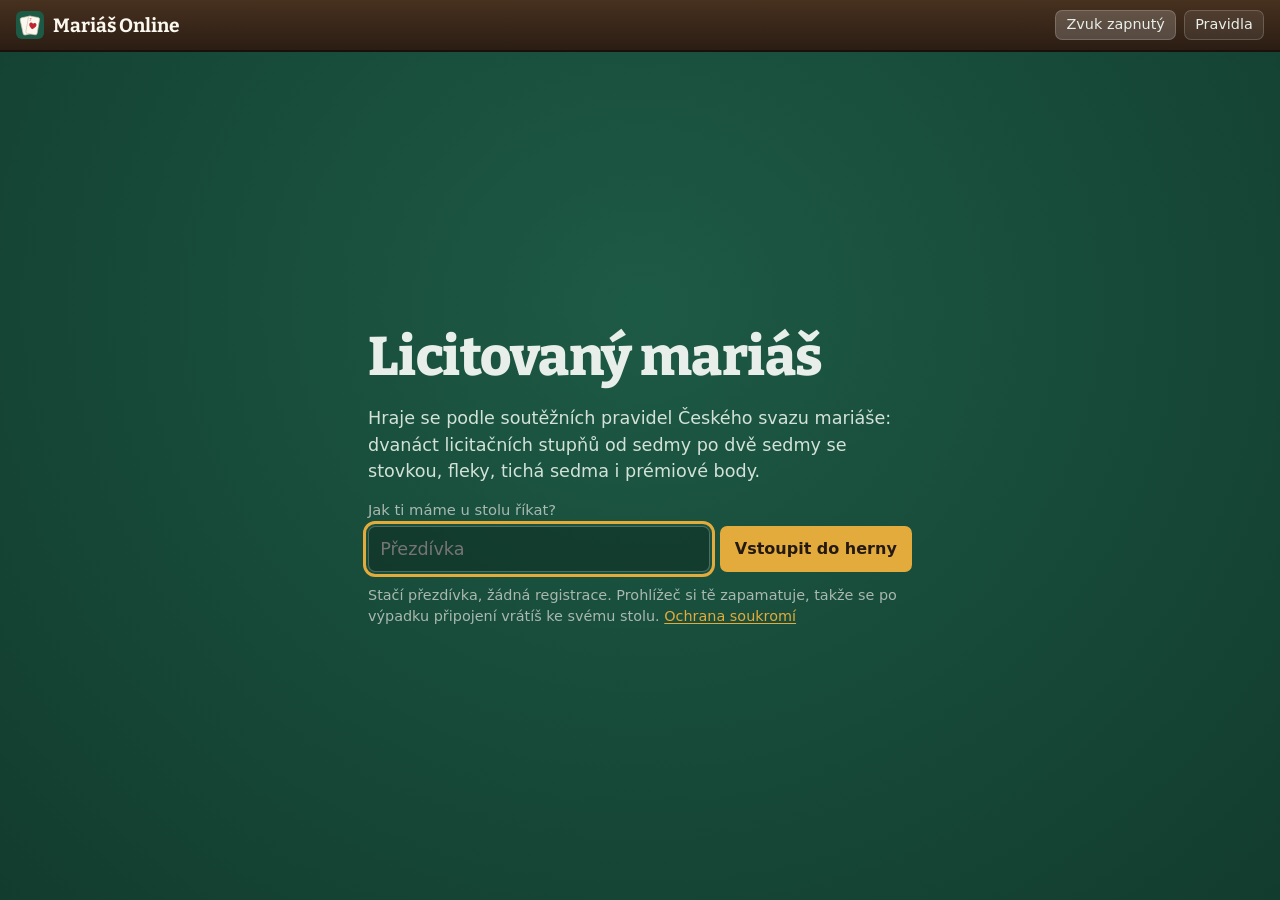
<file: marias/web/index.html>
<!doctype html>
<html lang="cs">
<head>
  <meta charset="utf-8">
  <meta name="viewport" content="width=device-width, initial-scale=1, viewport-fit=cover">
  <meta name="theme-color" content="#2b1d14">
  <meta name="description" content="Licitovaný mariáš online podle pravidel Českého svazu mariáše, s prémiovými body.">
  <title>Mariáš Online – licitovaný mariáš</title>
  <link rel="icon" href="img/icon.svg" type="image/svg+xml">
  <link rel="preload" href="fonts/bitter-latin-ext-wght-normal.woff2" as="font" type="font/woff2" crossorigin>
  <link rel="stylesheet" href="css/style.css">
  <script type="module" src="js/main.js"></script>
</head>
<body>
  <header class="bar">
    <a class="brand" href="./" aria-label="Mariáš Online – herna">
      <img src="img/icon.svg" alt="" width="28" height="28">
      <span>Mariáš Online</span>
    </a>
    <span id="conn" class="conn" role="status" aria-live="polite"></span>
    <nav class="bar-actions">
      <button id="btn-sound" class="ghost" type="button" aria-pressed="true">Zvuk zapnutý</button>
      <button id="btn-help" class="ghost" type="button">Pravidla</button>
      <button id="btn-name" class="ghost name" type="button" hidden></button>
    </nav>
  </header>

  <main id="main">
    <section id="view-login" class="view login" hidden>
      <div class="login-box">
        <h1>Licitovaný mariáš</h1>
        <p>Hraje se podle soutěžních pravidel Českého svazu mariáše: dvanáct licitačních stupňů od sedmy
          po dvě sedmy se stovkou, fleky, tichá sedma i prémiové body.</p>
        <form id="login-form" autocomplete="off">
          <label for="login-name">Jak ti máme u stolu říkat?</label>
          <div class="row">
            <input id="login-name" name="name" type="text" minlength="2" maxlength="20" required
                   placeholder="Přezdívka" autocomplete="nickname">
            <button class="primary" type="submit">Vstoupit do herny</button>
          </div>
          <p class="hint">Stačí přezdívka, žádná registrace. Prohlížeč si tě zapamatuje, takže se po výpadku
            připojení vrátíš ke svému stolu.
            <button type="button" class="link" data-privacy>Ochrana soukromí</button></p>
        </form>
      </div>
    </section>

    <section id="view-lobby" class="view lobby" hidden>
      <div class="lobby-main">
        <div class="lobby-head">
          <h1>Herna</h1>
          <span id="lobby-online" class="muted"></span>
        </div>
        <div id="lobby-tables" class="tables"></div>
      </div>
      <aside class="lobby-side">
        <h2>Založit stůl</h2>
        <form id="create-form" autocomplete="off">
          <label for="create-name">Název stolu</label>
          <input id="create-name" name="name" type="text" maxlength="30" placeholder="Třeba U Petra">
          <label for="create-seats">Počet hráčů</label>
          <select id="create-seats" name="seats">
            <option value="3">3 hráči</option>
            <option value="4">4 hráči – rozdávající pauzíruje</option>
          </select>
          <label for="create-stake">Základ hry</label>
          <select id="create-stake" name="stake">
            <option value="10">desetník (0,10 Kč)</option>
            <option value="20" selected>dvacetník (0,20 Kč) – soutěžní</option>
            <option value="50">padesátník (0,50 Kč)</option>
            <option value="100">koruna (1 Kč)</option>
          </select>
          <label for="create-timer">Čas na tah</label>
          <select id="create-timer" name="turn_seconds">
            <option value="30">30 sekund</option>
            <option value="60" selected>60 sekund</option>
            <option value="120">2 minuty</option>
            <option value="0">bez limitu</option>
          </select>
          <label for="create-dealing">Rozdávání</label>
          <select id="create-dealing" name="dealing">
            <option value="cut" selected>jen snímat (soutěžně, karty se nemíchají)</option>
            <option value="shuffle">míchat před každou hrou</option>
          </select>
          <label class="check"><input id="create-private" name="private" type="checkbox">
            Soukromý stůl – jen přes odkaz</label>
          <button class="primary" type="submit">Založit stůl a přisednout</button>
        </form>
        <p class="side-foot"><button type="button" class="link" data-privacy>Ochrana soukromí</button></p>
      </aside>
    </section>

    <section id="view-table" class="view table-view" hidden></section>
  </main>

  <dialog id="dlg-name" class="dialog small">
    <form id="name-form" method="dialog">
      <h2>Změnit přezdívku</h2>
      <input id="name-input" type="text" minlength="2" maxlength="20" required aria-label="Přezdívka">
      <div class="dialog-actions">
        <button type="button" class="ghost" data-close>Zrušit</button>
        <button type="submit" class="primary">Uložit přezdívku</button>
      </div>
    </form>
  </dialog>

  <dialog id="dlg-replaced" class="dialog small">
    <h2>Hraješ v jiném okně</h2>
    <p>Mariáš je pod tvou přezdívkou otevřený jinde. Hrát lze vždy jen v jednom okně.</p>
    <div class="dialog-actions">
      <button id="btn-takeover" type="button" class="primary">Hrát v tomto okně</button>
    </div>
  </dialog>

  <dialog id="dlg-help" class="dialog help">
    <div class="help-head">
      <h2>Pravidla licitovaného mariáše</h2>
      <button type="button" class="ghost" data-close>Zavřít pravidla</button>
    </div>
    <div class="help-body">
      <p>Hraje se podle Obecných pravidel hry mariáš a soutěžních pravidel licitovaného mariáše Českého
        svazu mariáše (2014). Tady je to nejdůležitější.</p>

      <h3>Karty a body</h3>
      <p>32 karet ve čtyřech barvách: červené, zelené, kule a žaludy. Při hrách s trumfy je pořadí
        7, 8, 9, spodek, svršek, král, desítka, eso. Při betlu a durchu platí přirozené pořadí
        7, 8, 9, 10, spodek, svršek, král, eso. Každé eso a každá desítka je za 10 bodů, poslední štych
        také za 10. Hláška – svršek a král stejné barvy v jedné ruce – je za 20, v trumfech za 40. Hlásí
        se zahráním první karty z dvojice.</p>

      <h3>Rozdání a licitace</h3>
      <p>Rozdává se 5-5-5, dvě karty do talonu a znovu 5-5-5. Licitaci zahajuje zadák proti forhontovi:
        nabízí stupně žebříčku a forhont odpovídá „mám“, nebo pasuje. Kdo má přednost, nabídku jen drží;
        kdo ji nemá, musí nabídnout víc. Po odstoupení jednoho z dvojice nastupuje prostřední hráč na jeho
        místo. Pokud nikdo nelicituje, hraje forhont nejméně sedmu.</p>
      <ol class="ladder">
        <li>Sedma</li><li>Sedma červená</li><li>Sto</li><li>Sto a sedma</li>
        <li>Sto červených</li><li>Sto a sedma červených</li><li>Betl</li><li>Durch</li>
        <li>Dvě sedmy</li><li>Dvě sedmy a sto</li><li>Dvě sedmy, červená trumf</li>
        <li>Dvě sedmy, červená trumf, a sto</li>
      </ol>
      <p>Vítěz licitace vezme talon, dvě karty odloží a ohlásí vylicitovaný nebo jakýkoli vyšší závazek.
        Esa a desítky smí do talonu jen při betlu a durchu, hlášená sedma nikdy. Kdo vylicitoval jen
        obyčejnou sedmu a nechce hrát, může karty složit (omyl) a zaplatí každému 1,20 Kč. Sedmu nelze
        hlásit bez trumfové sedmy v ruce.</p>

      <h3>Závazky</h3>
      <ul>
        <li><b>Sedma</b> je hra a sedma: získat víc bodů než obrana a vzít poslední štych trumfovou
          sedmou. Obě části se flekují i platí zvlášť.</li>
        <li><b>Sto</b>: uhrát aspoň 100 bodů, do stovky se počítá jen jedna hláška.</li>
        <li><b>Betl</b>: nevzít žádný štych. <b>Durch</b>: vzít všechny. Bez trumfů, vynáší aktér.</li>
        <li><b>Dvě sedmy</b>: aktér určí trumfy a pomocnou barvu. Předposlední štych musí vzít pomocnou
          sedmou a poslední trumfovou.</li>
      </ul>

      <h3>Sehrávka</h3>
      <p>Vynáší forhont, při betlu a durchu aktér. Musíš přiznat barvu a přebít, pokud můžeš. Nemáš-li
        barvu, musíš hrát trumf, a je-li už ve štychu trumf, tak vyšší. Je-li barva už přebita trumfem,
        stačí ji přiznat. Hlášenou sedmu smíš zahrát až jako poslední kartu její barvy.</p>

      <h3>Fleky</h3>
      <p>Obrana může dát flek, aktér re, obrana tutti a aktér boty. Každý stupeň sazbu zdvojnásobí. Nejdřív
        se ptá první obránce, pak druhý (ten může fleknout to, co první nechal, a vynechá se, když už je
        fleknuto všechno), nakonec aktér. Flek jednoho obránce platí za celou obranu. Zvyšovat lze jen tu
        část závazku, kterou soupeř právě fleknul. Sedma se sehrává jen s flekem na sedmu nebo s re na hru;
        jinak se rovnou vyplatí.</p>

      <h3>Sazby (základ 0,20 Kč)</h3>
      <table class="rates">
        <tr><th>Hra</th><td>0,20</td><th>Betl</th><td>3,00</td></tr>
        <tr><th>Sedma</th><td>0,40</td><th>Durch</th><td>6,00</td></tr>
        <tr><th>Sto</th><td>0,80</td><th>Dvě sedmy</th><td>8,00</td></tr>
        <tr><th>Tichá sedma</th><td>0,20</td><th>Limit</th><td>100,00</td></tr>
      </table>
      <p>Červené trumfy platí dvojnásob. Za každých 10 bodů nad sto se sto platí ještě jednou; neuhrané
        sto se platí za každých chybějících 10 bodů a za hlášky obrany. Tiché sto zdvojnásobí hru a každých
        dalších 10 bodů ji přidá znovu. Tichá sedma se při stovce platí tomu, kdo vezme poslední štych
        trumfovou sedmou; zabitou platí ten, komu patřila. U stolu pro čtyři platí pauzírující jako obránce.</p>

      <h3>Prémiové body</h3>
      <p>Za hlášené a vyhrané těžké hry a za úspěšné fleky na betl a durch se připisují prémiové body
        podle bodovací tabulky ČSM 2014. Rozhoduje počet trumfů (včetně karet odložených do talonu) a to,
        zda měl aktér výnos. Odložením karet do talonu lze o prémiové body přijít, ale nelze je získat. Červené trumfy body zdvojnásobí. U betlu a durchu program „chytající“ karty
        a „ložené“ barvy posuzuje podle pevného vzorce, popsaného v dokumentaci.</p>

      <h3>Ložená hra</h3>
      <p>Betl, který aktér nemůže prohrát (obrana nemá v žádné barvě kartu nižší než on), a durch, ve kterém
        má aktér všechny barvy ložené a je na výnosu, se ukončí hned, jakmile to platí. Sedma a sto se
        položí, když je aktér na výnosu a jistě vezme všechny zbývající štychy; připíšou se mu. Dvě sedmy
        prohrává aktér bez sehrávky, když obrana dá na dvě sedmy flek a některý obránce má aspoň tolik
        pomocných jako aktér, nebo když aktér nemá obě sedmy.</p>
      <p><button type="button" class="link" data-privacy>Ochrana soukromí</button></p>
    </div>
  </dialog>

  <dialog id="dlg-privacy" class="dialog help">
    <div class="help-head">
      <h2>Ochrana soukromí</h2>
      <button type="button" class="ghost" data-close>Zavřít</button>
    </div>
    <div class="help-body">
      <p>Mariáš Online zpracovává jen to, bez čeho hra nemůže fungovat. Nemá registraci, nepoužívá cookies,
        analytické ani reklamní nástroje a nenačítá nic z cizích serverů.</p>

      <h3>Kdo údaje zpracovává</h3>
      <p>Správcem je <span id="privacy-operator">provozovatel tohoto serveru</span>.
        <span id="privacy-contact-line" hidden>Kontakt: <span id="privacy-contact"></span>.</span></p>

      <h3>Jaké údaje a proč</h3>
      <ul>
        <li><b>Přezdívka</b>, kterou si zvolíš. Vidí ji ostatní hráči v herně a u stolu.</li>
        <li><b>Náhodný identifikátor hosta</b>. Prohlížeč si ho uloží (v úložišti localStorage), aby tě po
          výpadku spojení vrátil ke tvému stolu. Server drží jen jeho otisk, ne samotný identifikátor.</li>
        <li><b>Průběh her, lístek a zprávy v chatu</b> u stolu. Vidí je hráči a diváci u téhož stolu.</li>
        <li><b>IP adresa</b> slouží jen k omezení počtu spojení a k ochraně před zneužitím. Aplikace ji
          nikam neukládá. Reverzní proxy serveru ji může zapisovat do provozních záznamů.</li>
        <li>V prohlížeči se dále ukládá, zda máš zapnutý zvuk a automatické hlášky.</li>
      </ul>
      <p>Právním základem je poskytnutí hry, o kterou sis řekl (čl. 6 odst. 1 písm. b GDPR), a oprávněný
        zájem na bezpečném provozu služby (čl. 6 odst. 1 písm. f GDPR).</p>

      <h3>Jak dlouho</h3>
      <p>Všechno se drží jen v operační paměti serveru, žádná databáze neexistuje. Stůl i jeho chat
        zmizí, když se stůl zavře nebo se server restartuje. Identita hosta zanikne po
        <span id="privacy-hours">24</span> hodinách bez připojení. Údaje v prohlížeči smažeš vymazáním dat
        tohoto webu.</p>

      <h3>Tvoje práva</h3>
      <p>Máš právo na přístup k údajům, jejich opravu, výmaz, omezení zpracování a právo vznést námitku.
        Můžeš se obrátit na správce, nebo podat stížnost u Úřadu pro ochranu osobních údajů
        (www.uoou.gov.cz).</p>
    </div>
  </dialog>

  <div id="toasts" class="toasts" role="status" aria-live="polite"></div>
  <noscript><p class="noscript">Mariáš Online potřebuje zapnutý JavaScript.</p></noscript>
</body>
</html>
</file>
<file: marias/web/css/style.css>
/* Mariáš Online
   A pub table: dark wood around a green cloth, ivory cards, and a slate
   board for the score sheet.  One display face (Bitter), system text. */

@font-face {
  font-family: "Bitter";
  font-style: normal;
  font-weight: 400 800;
  font-display: swap;
  src: url("../fonts/bitter-latin-ext-wght-normal.woff2") format("woff2");
  unicode-range: U+0100-02BA, U+02BD-02C5, U+02C7-02CC, U+02CE-02D7, U+02DD-02FF, U+0304, U+0308,
    U+0329, U+1D00-1DBF, U+1E00-1E9F, U+1EF2-1EFF, U+2020, U+20A0-20AB, U+20AD-20C0, U+2113,
    U+2C60-2C7F, U+A720-A7FF;
}

@font-face {
  font-family: "Bitter";
  font-style: normal;
  font-weight: 400 800;
  font-display: swap;
  src: url("../fonts/bitter-latin-wght-normal.woff2") format("woff2");
  unicode-range: U+0000-00FF, U+0131, U+0152-0153, U+02BB-02BC, U+02C6, U+02DA, U+02DC, U+0304,
    U+0308, U+0329, U+2000-206F, U+20AC, U+2122, U+2191, U+2193, U+2212, U+2215, U+FEFF, U+FFFD;
}

:root {
  --wood: #2b1d14;
  --wood-light: #47311f;
  --cloth: #1d5a45;
  --cloth-deep: #123c2e;
  --slate: #1e2a27;
  --slate-line: #34453f;
  --chalk: #e8eee9;
  --chalk-dim: #a9b8b0;
  --ivory: #fbf8ef;
  --ink: #241a12;
  --brass: #e3ab3c;
  --brass-deep: #b98319;
  --red: #c0262d;
  --ok: #7fd3a0;
  --display: "Bitter", "Rockwell", "Roboto Slab", Georgia, serif;
  --text: system-ui, -apple-system, "Segoe UI", Roboto, "Helvetica Neue", Arial, sans-serif;
  --bar-h: 3.25rem;
  --card-w: clamp(3.1rem, 7.4vw, 5.6rem);
  color-scheme: dark;
}

* {
  box-sizing: border-box;
}

html,
body {
  height: 100%;
}

body {
  margin: 0;
  font: 1rem/1.5 var(--text);
  color: var(--chalk);
  background: var(--wood);
  -webkit-text-size-adjust: 100%;
}

[hidden] {
  display: none !important;
}

h1,
h2,
h3,
h4 {
  font-family: var(--display);
  font-weight: 700;
  line-height: 1.2;
  margin: 0;
}

p {
  margin: 0;
}

button,
input,
select {
  font: inherit;
  color: inherit;
}

button {
  cursor: pointer;
  border: 0;
  border-radius: 0.45rem;
  padding: 0.55rem 0.95rem;
  background: none;
  line-height: 1.2;
}

button:disabled {
  cursor: not-allowed;
  opacity: 0.45;
}

:focus-visible {
  outline: 3px solid var(--brass);
  outline-offset: 2px;
}

.primary {
  background: var(--brass);
  color: var(--ink);
  font-weight: 650;
}

.primary:hover:not(:disabled) {
  background: #f0bd55;
}

.ghost {
  background: rgb(255 255 255 / 0.08);
  box-shadow: inset 0 0 0 1px rgb(255 255 255 / 0.18);
}

.ghost:hover:not(:disabled),
.ghost[aria-pressed="true"] {
  background: rgb(255 255 255 / 0.18);
}

.danger {
  background: var(--red);
  color: #fff;
  font-weight: 650;
}

.danger:hover {
  background: #d6353c;
}

.tiny {
  padding: 0.25rem 0.5rem;
  font-size: 0.8rem;
}

.muted {
  color: var(--chalk-dim);
}

input[type="text"],
select {
  width: 100%;
  padding: 0.55rem 0.7rem;
  border-radius: 0.45rem;
  border: 1px solid rgb(255 255 255 / 0.25);
  background: rgb(0 0 0 / 0.25);
}

label {
  display: block;
  margin: 0.9rem 0 0.3rem;
  font-size: 0.92rem;
  color: var(--chalk-dim);
}

label.check {
  display: flex;
  align-items: center;
  gap: 0.5rem;
  color: var(--chalk);
}

/* ------------------------------------------------------------------ top bar */

.bar {
  height: var(--bar-h);
  display: flex;
  align-items: center;
  gap: 1rem;
  padding: 0 1rem;
  background: linear-gradient(var(--wood-light), var(--wood));
  border-bottom: 2px solid #1a110b;
}

.brand {
  display: flex;
  align-items: center;
  gap: 0.55rem;
  font: 700 1.2rem var(--display);
  color: var(--ivory);
  text-decoration: none;
}

.conn {
  font-size: 0.9rem;
  color: var(--brass);
}

.bar-actions {
  margin-left: auto;
  display: flex;
  gap: 0.5rem;
}

.bar-actions button {
  padding: 0.4rem 0.7rem;
  font-size: 0.9rem;
}

.bar-actions .name {
  font-weight: 650;
  max-width: 12rem;
  overflow: hidden;
  text-overflow: ellipsis;
  white-space: nowrap;
}

main {
  height: calc(100dvh - var(--bar-h));
}

.view {
  height: 100%;
}

/* -------------------------------------------------------------------- login */

.login {
  display: grid;
  place-items: center;
  padding: 1.5rem;
  background: radial-gradient(ellipse at 50% 30%, var(--cloth), var(--cloth-deep));
}

.login-box {
  max-width: 34rem;
}

.login-box h1 {
  font-size: clamp(2.2rem, 6vw, 3.4rem);
  font-weight: 800;
  letter-spacing: -0.01em;
}

.login-box > p {
  margin: 1rem 0 0.5rem;
  font-size: 1.1rem;
  color: #d3e2d9;
}

.row {
  display: flex;
  gap: 0.6rem;
  flex-wrap: wrap;
}

.row input {
  flex: 1 1 12rem;
  font-size: 1.1rem;
}

.hint {
  margin-top: 0.8rem;
  font-size: 0.9rem;
  color: var(--chalk-dim);
}

/* -------------------------------------------------------------------- lobby */

.lobby {
  display: grid;
  grid-template-columns: minmax(0, 1fr) 22rem;
  background: radial-gradient(ellipse at 40% 20%, var(--cloth), var(--cloth-deep));
  overflow: auto;
}

.lobby-main {
  padding: 1.5rem clamp(1rem, 4vw, 3rem);
}

.lobby-head {
  display: flex;
  align-items: baseline;
  gap: 1rem;
  margin-bottom: 1rem;
}

.lobby-head h1 {
  font-size: 2.2rem;
  font-weight: 800;
}

.tables {
  display: grid;
  gap: 0.6rem;
}

.empty {
  max-width: 36rem;
  font-size: 1.05rem;
  color: #d3e2d9;
}

.table-card {
  display: grid;
  grid-template-columns: minmax(10rem, 1.4fr) minmax(0, 1.6fr) auto;
  align-items: center;
  gap: 1rem;
  padding: 0.8rem 1rem;
  background: rgb(0 0 0 / 0.22);
  border-left: 4px solid var(--brass);
  border-radius: 0.3rem 0.6rem 0.6rem 0.3rem;
}

.table-card h3 {
  font-size: 1.15rem;
}

.table-card-facts {
  display: flex;
  gap: 1.4rem;
  margin: 0;
}

.table-card-facts dt {
  font-size: 0.78rem;
  color: var(--chalk-dim);
}

.table-card-facts dd {
  margin: 0;
  font-weight: 600;
}

.table-card-actions {
  display: flex;
  align-items: center;
  gap: 0.5rem;
  flex-wrap: wrap;
  justify-content: flex-end;
}

.lobby-side {
  background: var(--slate);
  border-left: 1px solid var(--slate-line);
  padding: 1.5rem 1.25rem;
  overflow: auto;
}

.lobby-side h2 {
  font-size: 1.35rem;
}

.lobby-side .primary {
  margin-top: 1.2rem;
  width: 100%;
}

.lobby-side .check {
  margin-top: 1rem;
}

/* -------------------------------------------------------------------- table */

.table-view {
  display: grid;
  grid-template-columns: minmax(0, 1fr) 21rem;
}

.felt {
  position: relative;
  display: grid;
  grid-template-rows: max-content max-content minmax(9rem, 1fr) max-content max-content;
  min-height: 0;
  overflow: hidden auto;
  background:
    radial-gradient(ellipse at 50% 42%, rgb(255 255 255 / 0.07), transparent 60%),
    linear-gradient(var(--cloth), var(--cloth-deep));
  box-shadow: inset 0 0 0 6px #173f31, inset 0 0 60px rgb(0 0 0 / 0.35);
}

.table-top {
  display: flex;
  align-items: center;
  justify-content: space-between;
  gap: 1rem;
  padding: 0.6rem 1rem 0.2rem;
}

.table-title h1 {
  font-size: 1.15rem;
}

.table-title p {
  font-size: 0.85rem;
  color: #c4d6cc;
}

.table-top-actions {
  display: flex;
  gap: 0.4rem;
  flex-wrap: wrap;
  justify-content: flex-end;
}

.table-top-actions button {
  padding: 0.35rem 0.65rem;
  font-size: 0.85rem;
}

.side-toggle,
.side-close {
  display: none;
}

.opponents {
  display: flex;
  justify-content: space-between;
  align-items: flex-start;
  gap: 1rem;
  padding: 0.4rem 1rem;
}

.opponents[data-count="3"] .plate.top {
  margin-top: -0.2rem;
}

.plate {
  position: relative;
  min-width: 9.5rem;
  max-width: 15rem;
  padding: 0.5rem 0.75rem;
  border-radius: 0.6rem;
  background: rgb(8 28 21 / 0.62);
  box-shadow: inset 0 0 0 1px rgb(255 255 255 / 0.1);
}

.plate.turn {
  box-shadow: inset 0 0 0 2px var(--brass), 0 0 0 4px rgb(227 171 60 / 0.2);
}

.plate.offline {
  opacity: 0.7;
}

.plate.empty {
  display: grid;
  gap: 0.4rem;
  border: 1px dashed rgb(255 255 255 / 0.3);
  background: rgb(0 0 0 / 0.12);
  box-shadow: none;
}

.plate-name {
  font: 700 1.02rem var(--display);
  overflow: hidden;
  text-overflow: ellipsis;
  white-space: nowrap;
}

.plate-name .you {
  font: 400 0.85rem var(--text);
  color: var(--chalk-dim);
}

.plate-meta {
  font-size: 0.9rem;
  font-variant-numeric: tabular-nums;
}

.plate-cards {
  display: flex;
  align-items: center;
  gap: 0.4rem;
  margin-top: 0.2rem;
  font-size: 0.85rem;
}

.badges {
  display: flex;
  flex-wrap: wrap;
  gap: 0.25rem;
  margin: 0.15rem 0;
}

.badge {
  padding: 0.05rem 0.4rem;
  border-radius: 0.3rem;
  font-size: 0.74rem;
  background: rgb(255 255 255 / 0.14);
}

.badge.declarer {
  background: var(--brass);
  color: var(--ink);
  font-weight: 650;
}

.badge.warn {
  background: #6d2a2e;
}

.badge.ok {
  background: #1f6b4a;
}

.timer {
  height: 4px;
  margin-top: 0.4rem;
  border-radius: 2px;
  background: rgb(255 255 255 / 0.15);
  overflow: hidden;
}

.timer > i {
  display: block;
  height: 100%;
  width: 100%;
  background: var(--brass);
  transition: width 0.25s linear;
}

.bubble {
  position: absolute;
  z-index: 3;
  left: 0.5rem;
  top: calc(100% + 0.45rem);
  max-width: 16rem;
  padding: 0.35rem 0.65rem;
  border-radius: 0.2rem 0.7rem 0.7rem 0.7rem;
  background: var(--ivory);
  color: var(--ink);
  font-weight: 650;
  box-shadow: 0 4px 14px rgb(0 0 0 / 0.35);
}

.plate.right .bubble {
  left: auto;
  right: 0.5rem;
  border-radius: 0.7rem 0.2rem 0.7rem 0.7rem;
}

.plate.bottom .bubble {
  top: auto;
  bottom: calc(100% + 0.45rem);
  border-radius: 0.7rem 0.7rem 0.7rem 0.2rem;
}

.centre {
  display: grid;
  grid-template-rows: auto 1fr;
  min-height: 0;
  overflow: auto;
}

.centre.has-overlay {
  grid-template-rows: auto auto;
  align-content: center;
}

.centre.has-overlay .trick {
  display: none;
}

.contract {
  display: flex;
  flex-wrap: wrap;
  justify-content: center;
  align-items: center;
  gap: 0.3rem 0.9rem;
  padding: 0.3rem 1rem;
  min-height: 2rem;
  font-size: 0.95rem;
}

.contract strong {
  font: 700 1.15rem var(--display);
}

.flek-chip {
  padding: 0.05rem 0.45rem;
  border-radius: 0.3rem;
  background: var(--red);
  font-weight: 650;
}

.suit {
  display: inline-flex;
  align-items: center;
  gap: 0.25rem;
  padding: 0.05rem 0.45rem 0.05rem 0.3rem;
  border-radius: 0.3rem;
  background: var(--ivory);
  color: var(--ink);
  font-weight: 650;
  vertical-align: middle;
}

.suit svg {
  width: 1.05em;
  height: 1.05em;
}

.trick {
  position: relative;
  min-height: calc(var(--card-w) * 2.1);
}

.trick.past {
  background: rgb(0 0 0 / 0.28);
}

.slot {
  position: absolute;
  left: 50%;
  top: 50%;
  width: var(--card-w);
  transform: translate(-50%, -50%);
}

.slot.left {
  transform: translate(-135%, -60%) rotate(-7deg);
}

.slot.right {
  transform: translate(35%, -60%) rotate(7deg);
}

.slot.top {
  transform: translate(-50%, -95%);
}

.slot.bottom {
  transform: translate(-50%, -22%);
  z-index: 1;
}

.slot.winner .card {
  box-shadow: 0 0 0 3px var(--brass), 0 6px 18px rgb(0 0 0 / 0.45);
}

.trick-note {
  position: absolute;
  inset: auto 0 0.3rem;
  text-align: center;
  font-size: 0.9rem;
}

.card {
  display: block;
  width: var(--card-w);
  aspect-ratio: 2 / 3;
  padding: 0;
  border: 0;
  border-radius: calc(var(--card-w) * 0.085);
  background: none;
  font-family: var(--display);
  box-shadow: 0 3px 8px rgb(0 0 0 / 0.35);
  flex: none;
}

.card svg {
  display: block;
  width: 100%;
  height: 100%;
}

.card.small {
  width: 2.15rem;
  border-radius: 0.2rem;
  box-shadow: 0 1px 3px rgb(0 0 0 / 0.4);
}

span.card.small {
  display: inline-block;
  vertical-align: middle;
}

/* -------------------------------------------------------------- hand, actions */

.actions {
  display: grid;
  justify-items: center;
  gap: 0.5rem;
  padding: 0.5rem 1rem;
  min-height: 3.2rem;
  text-align: center;
}

.actions:empty {
  min-height: 0;
  padding: 0;
}

.actions p {
  max-width: 46rem;
}

.actions .your-turn {
  font: 700 1.1rem var(--display);
  color: var(--brass);
}

.buttons {
  display: flex;
  flex-wrap: wrap;
  align-items: center;
  justify-content: center;
  gap: 0.5rem;
}

.actions > * {
  max-width: 100%;
}

.buttons.wrap {
  flex-wrap: wrap;
}

.picker {
  display: flex;
  align-items: center;
  gap: 0.6rem;
  flex-wrap: wrap;
  justify-content: center;
}

.picker-label {
  min-width: 4.5rem;
  text-align: right;
  font-size: 0.9rem;
  color: #c4d6cc;
}

.choice {
  padding: 0.35rem 0.7rem;
  background: rgb(0 0 0 / 0.28);
  box-shadow: inset 0 0 0 1px rgb(255 255 255 / 0.2);
}

.choice[aria-pressed="true"] {
  background: var(--brass);
  color: var(--ink);
  font-weight: 650;
  box-shadow: none;
}

.choice .suit {
  background: none;
  color: inherit;
  padding: 0;
}

.choice:not([aria-pressed="true"]) .suit svg {
  background: var(--ivory);
  border-radius: 50%;
  padding: 1px;
}

.bid-select {
  width: auto;
  min-width: 14rem;
  max-width: 100%;
  padding: 0.5rem 0.6rem;
  font-weight: 600;
}

.bid-select option:disabled {
  color: #7d8a84;
}

.link {
  padding: 0;
  border-radius: 0.2rem;
  color: var(--brass);
  text-decoration: underline;
  text-underline-offset: 0.15em;
}

.side-foot {
  margin-top: 1.5rem;
  font-size: 0.9rem;
}

.problem {
  color: #ffd98a;
  font-size: 0.92rem;
}

.me {
  display: grid;
  grid-template-columns: auto minmax(0, 1fr);
  align-items: end;
  gap: 0.8rem;
  padding: 0.3rem 1rem 0.9rem;
}

.hand {
  display: flex;
  justify-content: center;
  align-items: flex-end;
  min-height: calc(var(--card-w) * 1.6);
  padding: 0.9rem calc(var(--card-w) * 0.2) 0 calc(var(--card-w) * 0.55);
}

.hand:empty {
  min-height: 0;
  padding: 0;
}

.hand .card {
  /* Every card is positioned, so they always paint in hand order: a raised card never
     covers the tap strip of its right-hand neighbour. */
  position: relative;
  margin-left: calc(var(--card-w) * -0.36);
  transition: transform 0.12s ease;
}

.hand .card.illegal {
  filter: brightness(0.62) saturate(0.7);
}

.hand .card.legal:focus-visible {
  transform: translateY(-0.6rem);
}

@media (hover: hover) {
  .hand .card.legal:hover {
    transform: translateY(-0.6rem);
  }
}

.hand .card.selected {
  transform: translateY(-1.1rem);
  box-shadow: 0 0 0 3px var(--brass), 0 8px 16px rgb(0 0 0 / 0.4);
}

.hand .card.from-talon:not(.selected) {
  box-shadow: 0 0 0 2px #9fd4ff, 0 3px 8px rgb(0 0 0 / 0.35);
}

.hand .card:disabled {
  opacity: 1;
  cursor: default;
}

/* ------------------------------------------------------------------ overlay */

.overlay {
  margin: 0.4rem auto 0.8rem;
  width: min(46rem, calc(100% - 2rem));
  display: grid;
  gap: 0.8rem;
  padding: 1.1rem 1.3rem;
  border-radius: 0.7rem;
  background: var(--slate);
  box-shadow: 0 10px 40px rgb(0 0 0 / 0.5), inset 0 0 0 1px var(--slate-line);
}

.overlay h2 {
  font-size: 1.4rem;
}

.overlay .buttons {
  justify-content: flex-start;
}

.verdict {
  font-size: 1.05rem;
  font-weight: 650;
}

.verdict.won {
  color: var(--ok);
}

.verdict.lost {
  color: #ff9d9d;
}

.result {
  display: grid;
  gap: 0.7rem;
}

table {
  width: 100%;
  border-collapse: collapse;
  font-size: 0.92rem;
  font-variant-numeric: tabular-nums;
}

th,
td {
  padding: 0.3rem 0.5rem;
  text-align: left;
  border-bottom: 1px solid var(--slate-line);
  font-weight: 400;
}

thead th {
  font-size: 0.8rem;
  color: var(--chalk-dim);
}

tbody th {
  font-weight: 650;
}

.num {
  text-align: right;
  white-space: nowrap;
}

.parts tr.won .outcome {
  color: var(--ok);
}

.parts tr.lost .outcome {
  color: #ff9d9d;
}

.parts th,
.parts td {
  vertical-align: top;
}

.part-note {
  display: block;
  font-size: 0.8rem;
  font-weight: 400;
  color: var(--chalk-dim);
}

.sr-only {
  position: absolute;
  width: 1px;
  height: 1px;
  overflow: hidden;
  clip-path: inset(50%);
  white-space: nowrap;
}

.notes {
  font-size: 0.92rem;
  color: var(--chalk-dim);
}

.pb h3 {
  font-size: 1rem;
}

.pb ul {
  margin: 0.3rem 0 0;
  padding-left: 1.1rem;
  font-size: 0.92rem;
}

.reveal {
  display: grid;
  gap: 0.6rem;
}

.reveal h4 {
  font-size: 0.95rem;
  margin-bottom: 0.2rem;
}

.mini-row {
  display: flex;
  flex-wrap: wrap;
  align-items: center;
  gap: 0.2rem;
}

.tricks {
  margin: 0;
  padding: 0;
  list-style: none;
  display: grid;
  grid-template-columns: repeat(auto-fill, minmax(13.5rem, 1fr));
  gap: 0.3rem 1rem;
  font-size: 0.85rem;
}

.tricks li {
  display: flex;
  align-items: center;
  gap: 0.25rem;
}

.tricks li.laid {
  opacity: 0.6;
}

.tricks .took .card {
  box-shadow: 0 0 0 2px var(--brass);
}

.trick-no {
  width: 1.5rem;
  color: var(--chalk-dim);
}

/* --------------------------------------------------------------------- side */

.side {
  display: grid;
  grid-template-rows: auto minmax(0, 1fr) auto;
  min-height: 0;
  background: var(--slate);
  border-left: 1px solid var(--slate-line);
}

.tabs {
  display: flex;
  gap: 0.2rem;
  padding: 0.5rem 0.6rem 0;
  border-bottom: 1px solid var(--slate-line);
}

.tabs [role="tab"] {
  padding: 0.45rem 0.9rem;
  border-radius: 0.45rem 0.45rem 0 0;
  font: 700 1rem var(--display);
  color: var(--chalk-dim);
}

.tabs [role="tab"][aria-selected="true"] {
  color: var(--chalk);
  background: rgb(255 255 255 / 0.08);
  box-shadow: inset 0 -3px 0 var(--brass);
}

.log {
  margin: 0;
  padding: 0.6rem 0.8rem;
  list-style: none;
  overflow: auto;
  font-size: 0.9rem;
  overflow-wrap: anywhere;
}

.log li {
  padding: 0.12rem 0;
  color: #c9d5cf;
}

.log li.system {
  color: var(--chalk-dim);
  font-style: italic;
}

.log li.result {
  margin: 0.25rem 0;
  padding: 0.3rem 0.5rem;
  border-left: 3px solid var(--brass);
  background: rgb(255 255 255 / 0.06);
  color: var(--chalk);
  font-weight: 600;
}

.log li.chat {
  color: #fff;
}

.log .time {
  margin-right: 0.35rem;
  font-size: 0.78rem;
  color: var(--chalk-dim);
}

.sheet {
  overflow: auto;
  padding: 0.6rem 0.8rem;
}

.sheet-scroll {
  overflow-x: auto;
}

.sheet table {
  font-family: var(--display);
  font-size: 0.85rem;
}

.sheet thead th {
  max-width: 5.5rem;
  overflow: hidden;
  text-overflow: ellipsis;
  white-space: nowrap;
}

.sheet .deal-title td {
  padding-top: 0.55rem;
  border-bottom: 0;
  color: var(--chalk-dim);
}

.sheet .declarer {
  font-weight: 700;
  color: var(--brass);
}

.sheet .totals th,
.sheet .totals td {
  font-weight: 700;
  border-top: 2px solid var(--chalk-dim);
}

.chat {
  display: flex;
  gap: 0.4rem;
  padding: 0.6rem;
  border-top: 1px solid var(--slate-line);
}

.chat button {
  padding: 0.45rem 0.7rem;
}

/* ------------------------------------------------------------------ dialogs */

.dialog {
  border: 0;
  border-radius: 0.8rem;
  padding: 1.3rem 1.5rem;
  background: var(--slate);
  color: var(--chalk);
  box-shadow: 0 20px 60px rgb(0 0 0 / 0.6);
}

.dialog::backdrop {
  background: rgb(10 6 3 / 0.65);
}

.dialog.small {
  width: min(26rem, calc(100vw - 2rem));
}

.dialog.small h2 {
  margin-bottom: 0.8rem;
}

.dialog-actions {
  display: flex;
  justify-content: flex-end;
  gap: 0.5rem;
  margin-top: 1rem;
}

.dialog.help {
  width: min(46rem, calc(100vw - 2rem));
  max-height: calc(100dvh - 2rem);
  padding: 0;
}

.help-head {
  position: sticky;
  top: 0;
  display: flex;
  align-items: center;
  justify-content: space-between;
  gap: 1rem;
  padding: 1rem 1.5rem;
  background: var(--slate);
  border-bottom: 1px solid var(--slate-line);
}

.help-body {
  padding: 0.5rem 1.5rem 1.5rem;
  max-width: 44rem;
}

.help-body h3 {
  margin: 1.3rem 0 0.4rem;
  font-size: 1.15rem;
  color: var(--brass);
}

.help-body p,
.help-body li {
  line-height: 1.6;
}

.help-body ul,
.help-body ol {
  padding-left: 1.3rem;
}

.ladder {
  columns: 2;
  column-gap: 2rem;
  margin: 0.6rem 0;
}

.rates {
  max-width: 28rem;
  margin: 0.4rem 0 0.8rem;
}

.rates th {
  font-weight: 650;
}

/* ------------------------------------------------------------------- toasts */

.toasts {
  position: fixed;
  z-index: 50;
  left: 50%;
  bottom: 1.2rem;
  transform: translateX(-50%);
  width: max-content;
  max-width: calc(100vw - 2rem);
}

.toast {
  padding: 0.6rem 1rem;
  border-radius: 0.5rem;
  background: var(--ivory);
  color: var(--ink);
  font-weight: 600;
  box-shadow: 0 8px 24px rgb(0 0 0 / 0.45);
}

.toast.error {
  background: #ffe1df;
  box-shadow: 0 8px 24px rgb(0 0 0 / 0.45), inset 4px 0 0 var(--red);
}

.noscript {
  padding: 2rem;
  text-align: center;
}

/* --------------------------------------------------------------- responsive */

@media (max-width: 62rem) {
  .lobby {
    grid-template-columns: 1fr;
  }

  .lobby-side {
    border-left: 0;
    border-top: 1px solid var(--slate-line);
  }

  .table-card {
    grid-template-columns: 1fr;
    gap: 0.5rem;
  }

  .table-card-actions {
    justify-content: flex-start;
  }

  .table-view {
    grid-template-columns: 1fr;
  }

  .side {
    position: fixed;
    z-index: 20;
    inset: var(--bar-h) 0 0 auto;
    width: min(22rem, 100vw);
    transform: translateX(100%);
    transition: transform 0.2s ease;
    box-shadow: -10px 0 30px rgb(0 0 0 / 0.5);
  }

  .side.open {
    transform: none;
  }

  .side-toggle {
    display: inline-block;
  }

  .side-close {
    display: inline-block;
    margin-left: auto;
    margin-bottom: 0.3rem;
    padding: 0.3rem 0.6rem;
    font-size: 0.85rem;
  }
}

@media (max-width: 40rem) {
  :root {
    --card-w: clamp(2.6rem, 12.5vw, 4.2rem);
  }

  .bar {
    gap: 0.5rem;
    padding: 0 0.6rem;
  }

  .brand span,
  #btn-sound {
    display: none;
  }

  .plate {
    min-width: 0;
    max-width: 46vw;
    padding: 0.35rem 0.5rem;
  }

  .plate-name {
    font-size: 0.95rem;
  }

  .plate-meta,
  .plate-cards {
    font-size: 0.8rem;
  }

  .plate-cards .card {
    display: none;
  }

  .opponents {
    gap: 0.4rem;
    padding: 0.3rem 0.5rem;
  }

  .table-top {
    flex-direction: column;
    align-items: stretch;
    gap: 0.4rem;
    padding: 0.5rem 0.6rem 0.1rem;
  }

  .table-title h1 {
    font-size: 1rem;
  }

  .table-title p {
    font-size: 0.8rem;
  }

  .table-top-actions {
    justify-content: flex-start;
  }

  .table-top-actions button {
    padding: 0.3rem 0.55rem;
    font-size: 0.8rem;
  }

  .overlay {
    width: calc(100% - 1rem);
    padding: 0.9rem;
  }

  .bubble {
    font-size: 0.85rem;
  }

  .opponents[data-count="3"] {
    flex-wrap: wrap;
    justify-content: center;
  }

  .me {
    grid-template-columns: 1fr;
    justify-items: center;
    padding-inline: 0.4rem;
  }

  .me .plate {
    display: flex;
    flex-wrap: wrap;
    align-items: center;
    gap: 0.15rem 0.6rem;
    max-width: 100%;
  }

  .me .plate .timer {
    flex-basis: 100%;
  }

  .actions {
    padding: 0.4rem 0.5rem;
  }

  .choice {
    padding: 0.35rem 0.55rem;
  }

  /* Spread the hand over the full width so every card keeps a usable tap strip. */
  .hand {
    --hand-w: calc(100vw - 1rem);
    width: 100%;
    padding-inline: 0;
  }

  .hand .card {
    margin-left: clamp(
      calc(var(--card-w) * -0.85),
      calc((var(--hand-w) - var(--card-w)) / (var(--n, 10) - 1) - var(--card-w)),
      calc(var(--card-w) * -0.2)
    );
  }

  .hand .card:first-child {
    margin-left: 0;
  }

  .ladder {
    columns: 1;
  }

  .picker-label {
    min-width: 0;
  }
}

@media (max-height: 34rem) {
  .felt {
    grid-template-rows: max-content max-content minmax(6rem, 1fr) max-content max-content;
  }

  :root {
    --card-w: clamp(2.6rem, 13vh, 4.4rem);
  }
}

@media (prefers-reduced-motion: reduce) {
  * {
    transition: none !important;
  }
}
</file>
